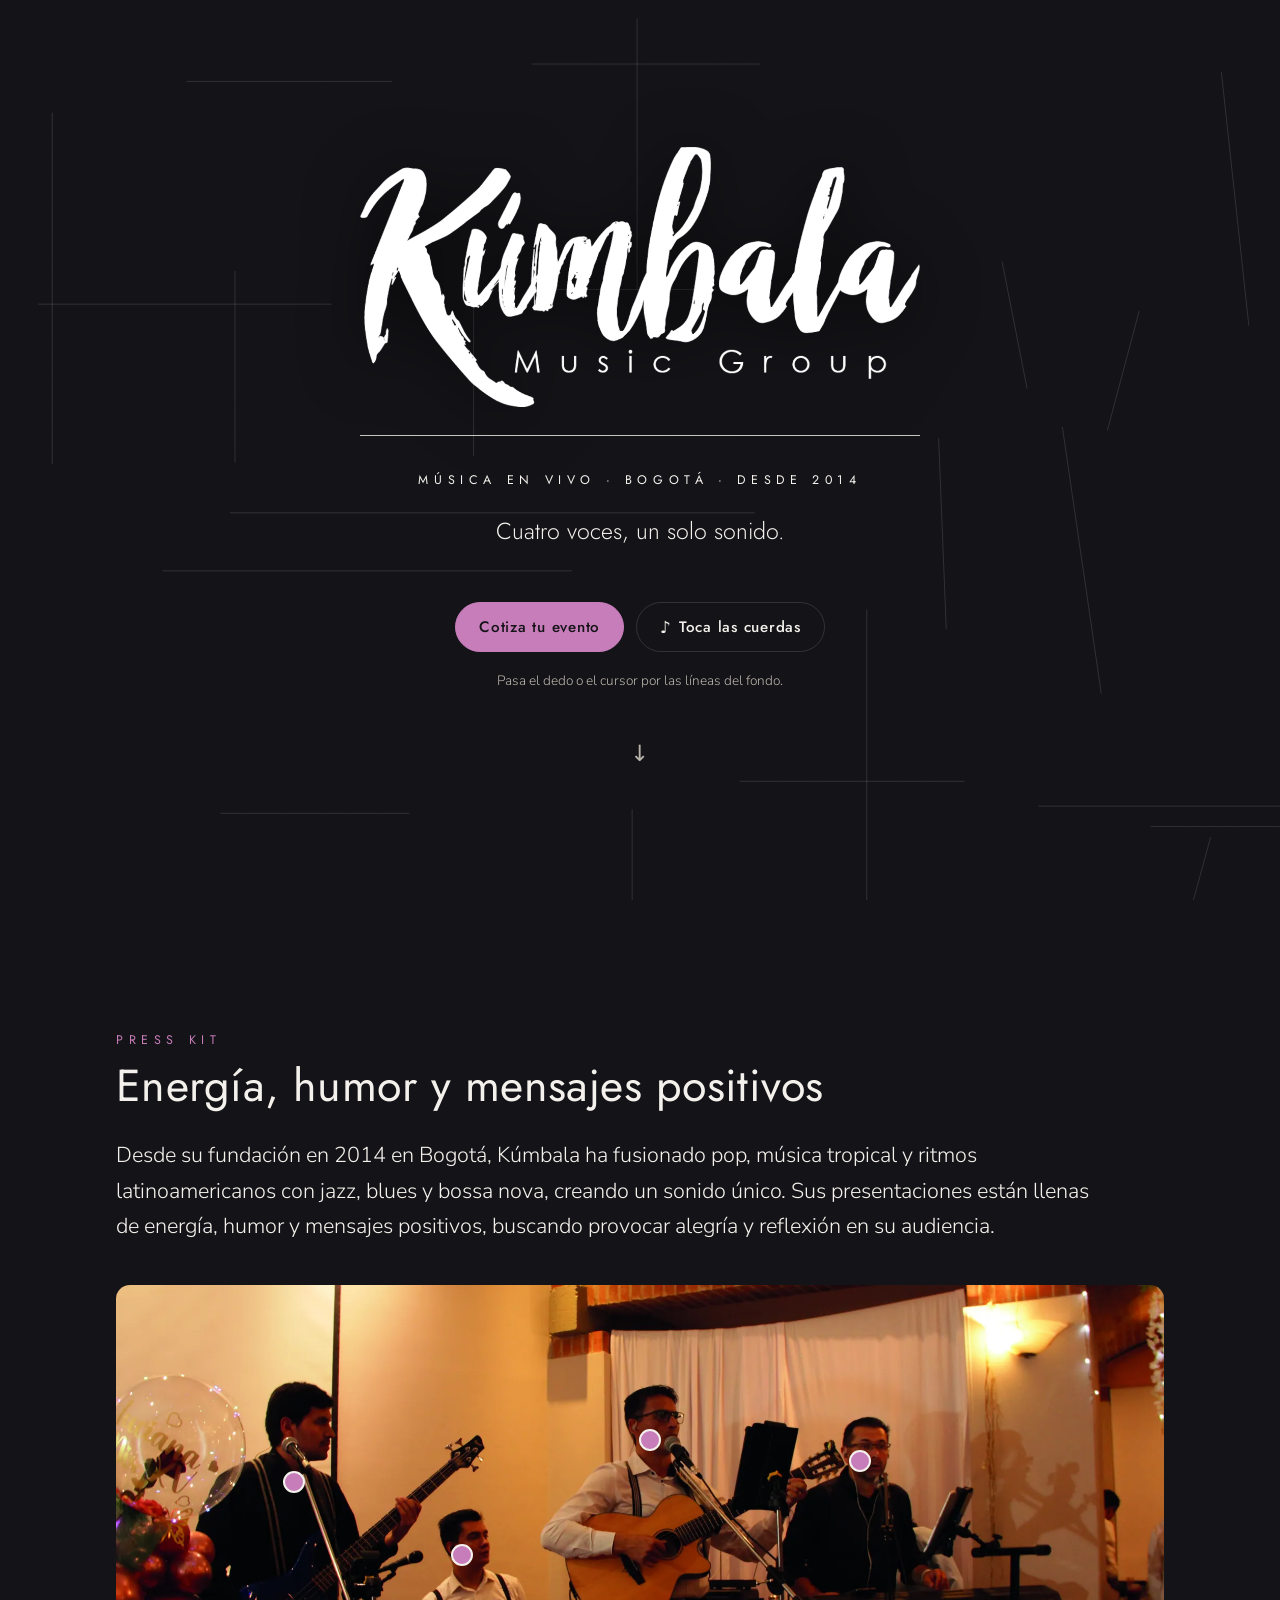
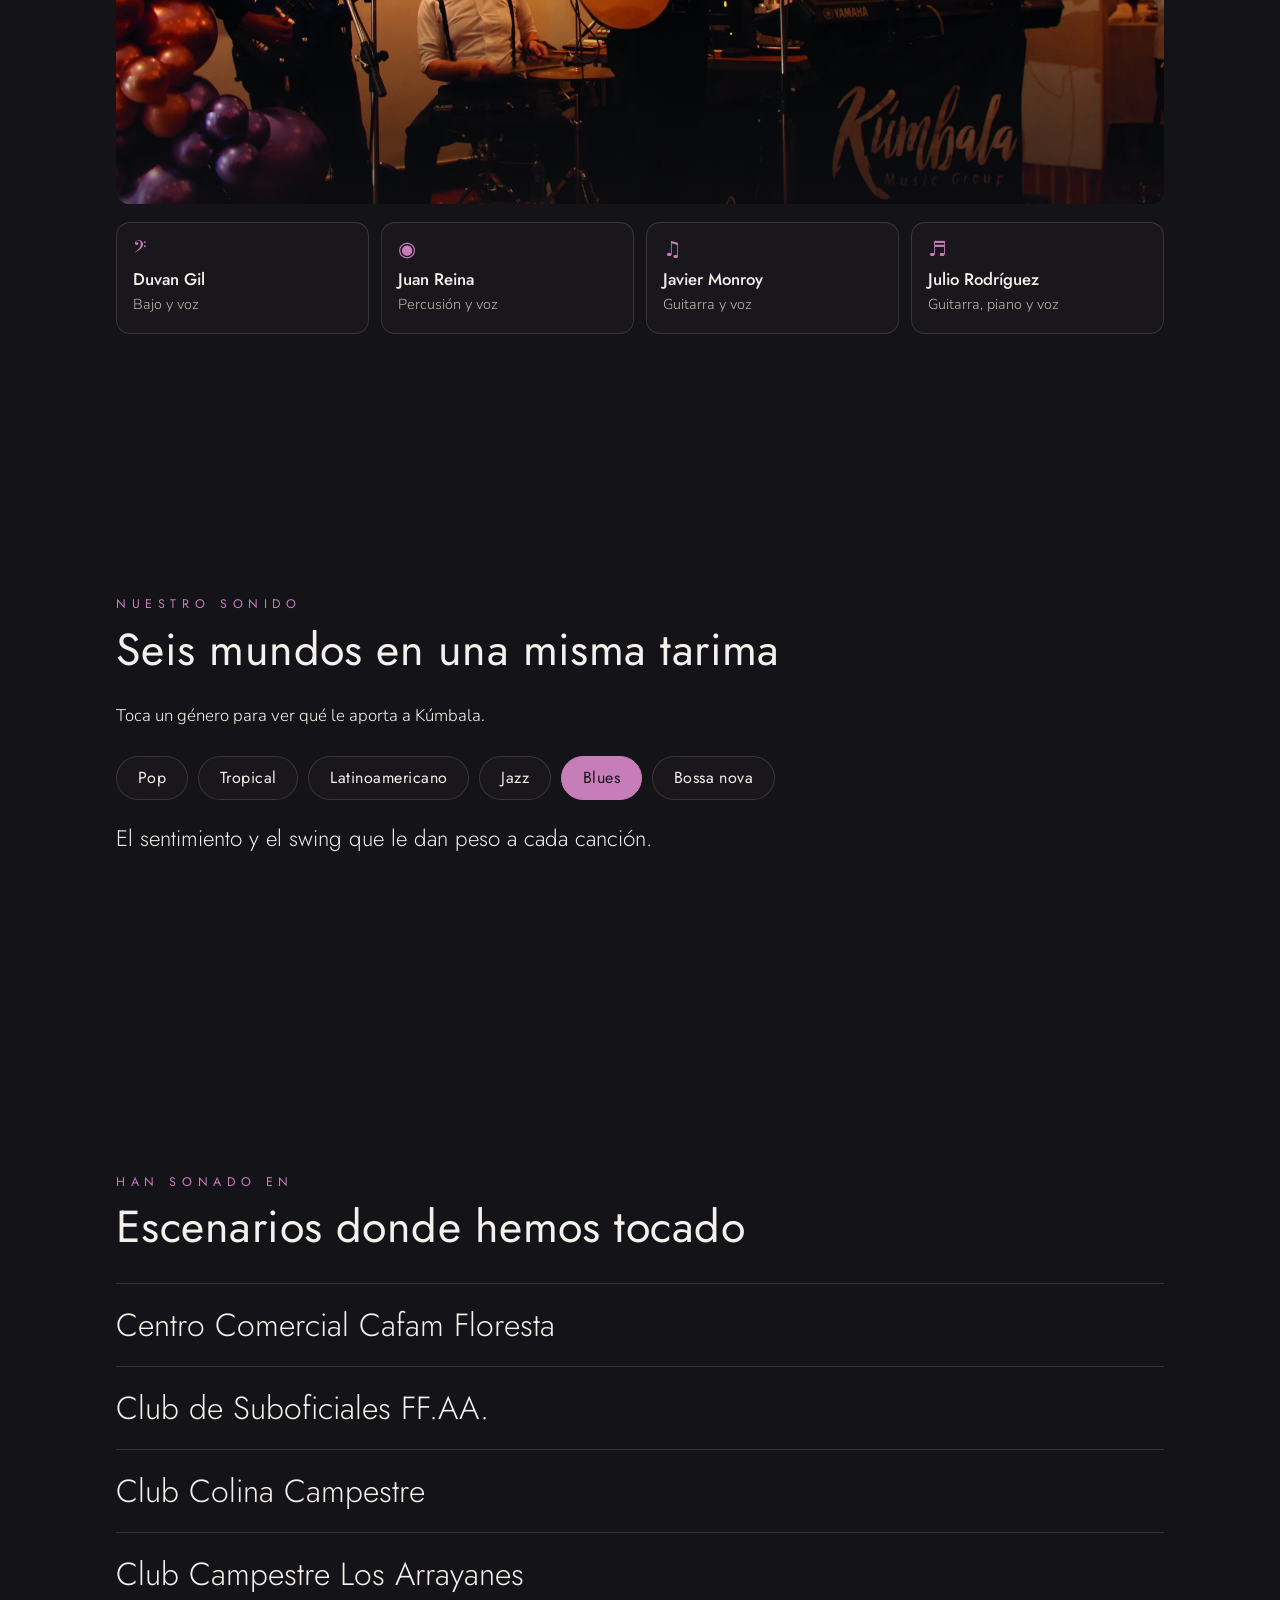
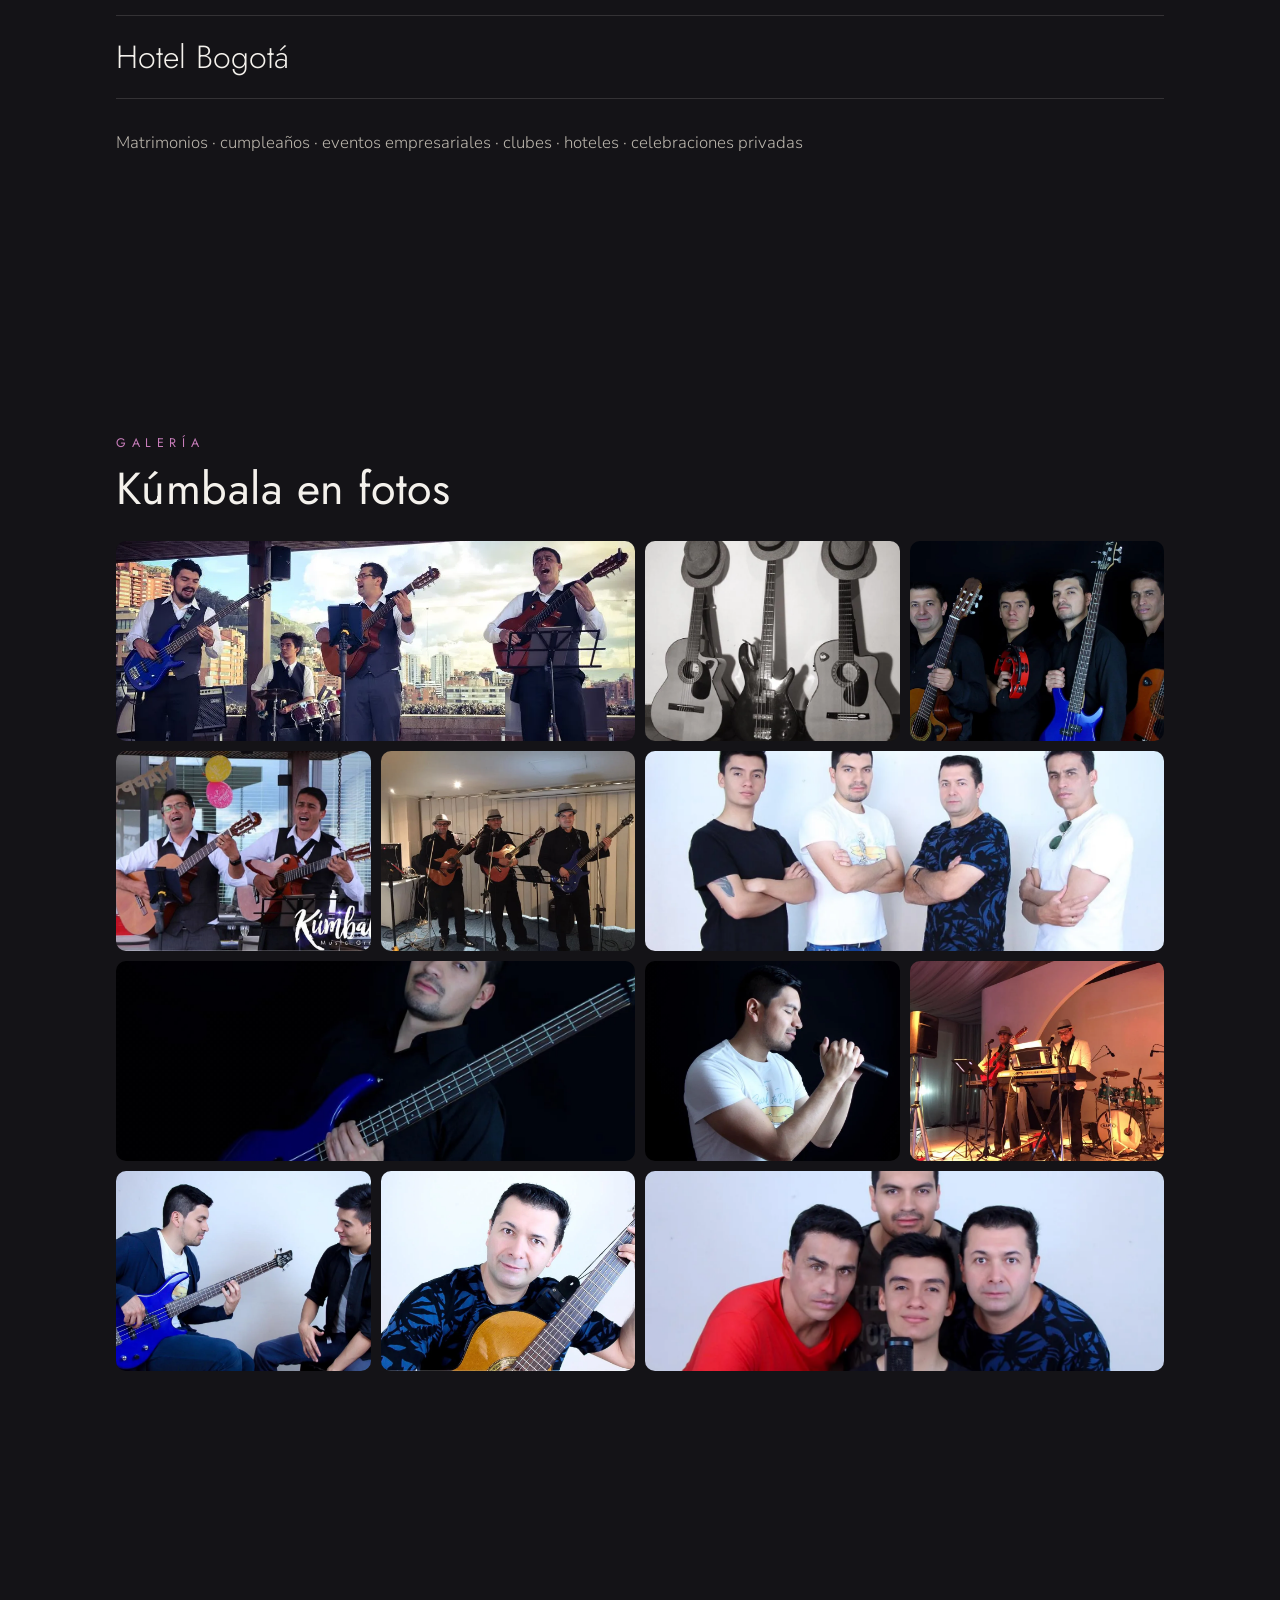
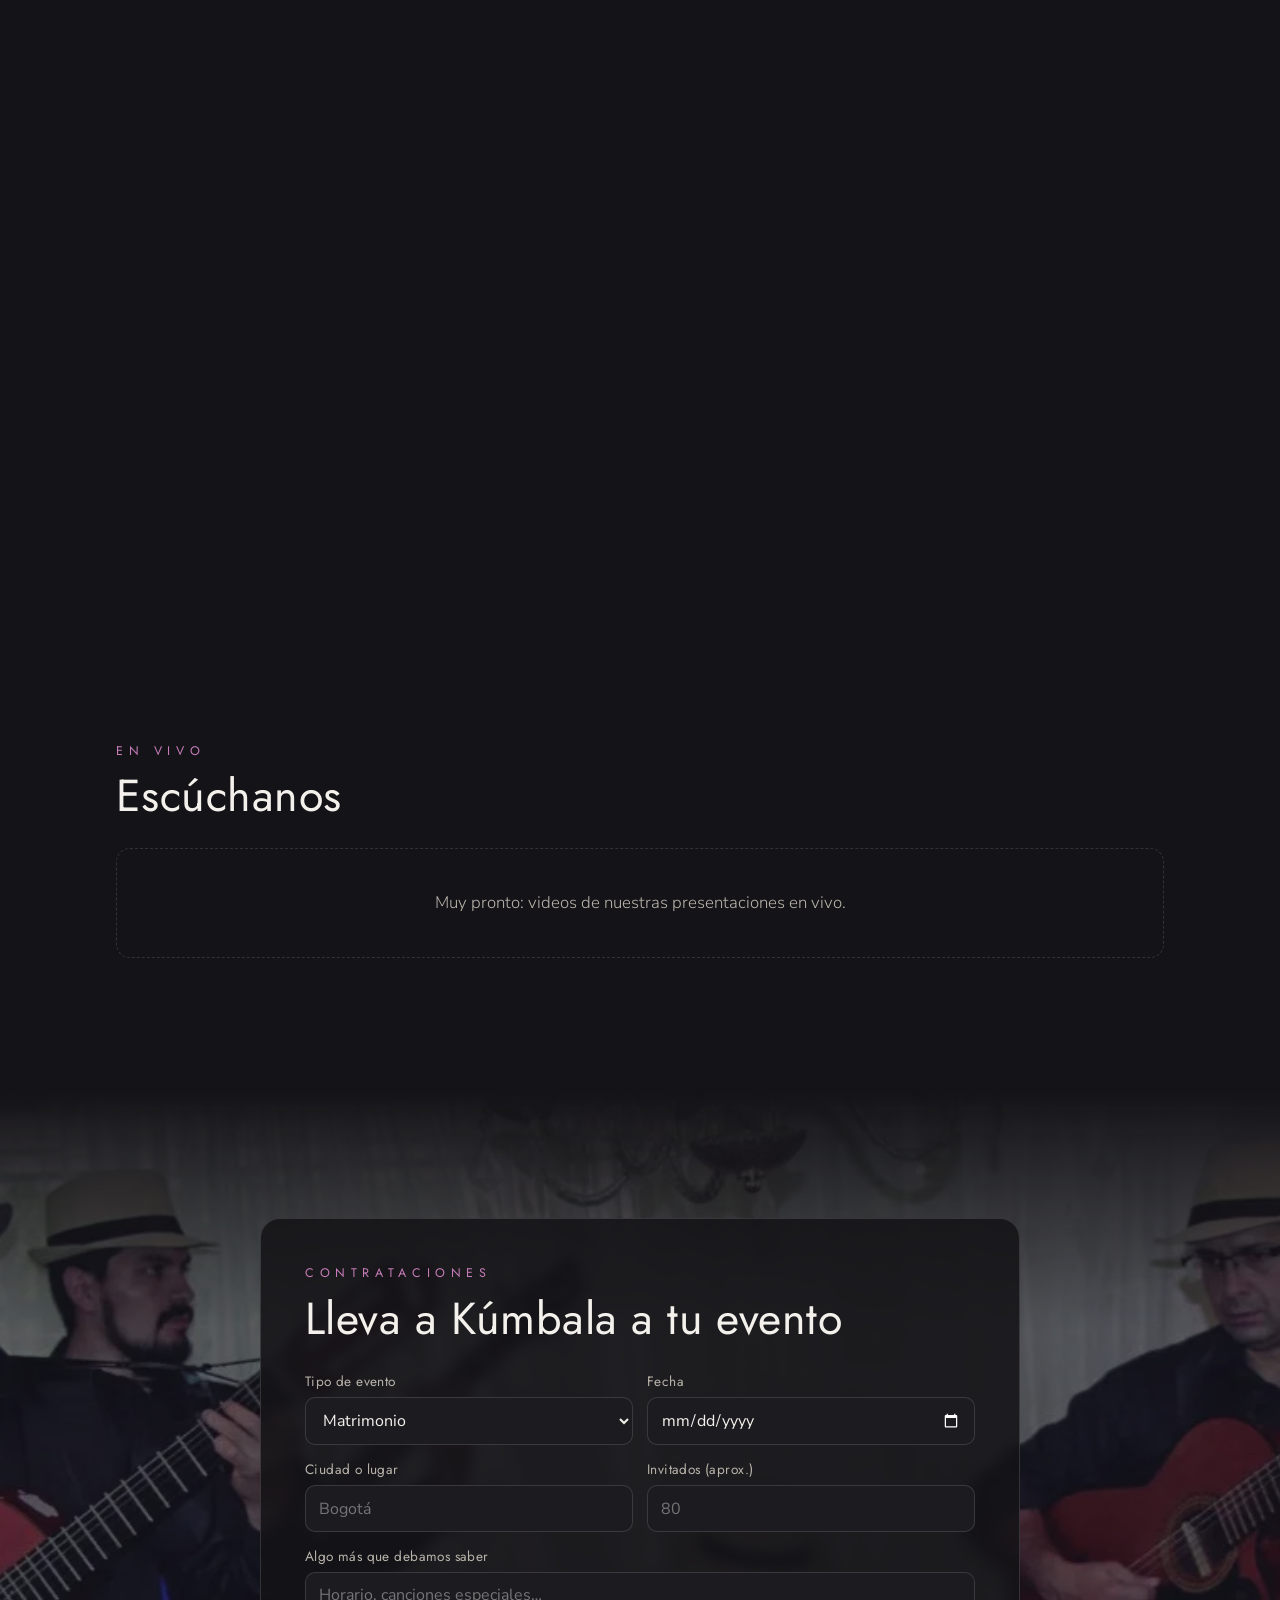
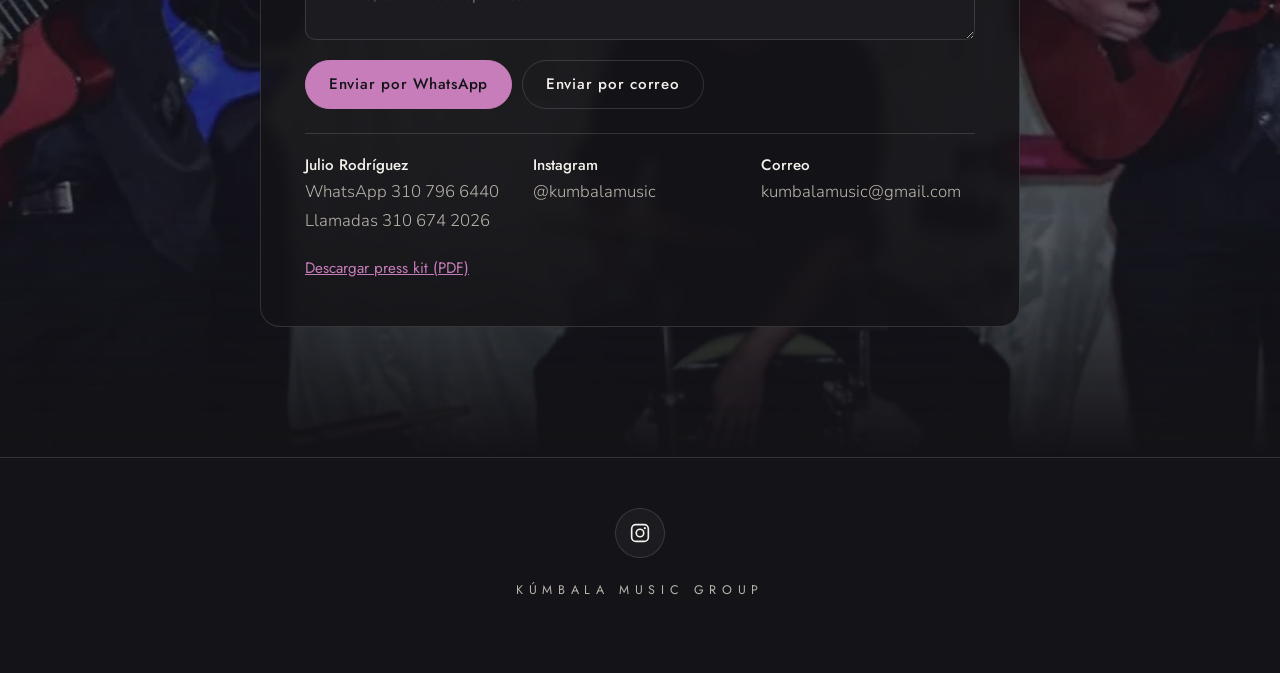
<file: index.html>
<!doctype html>
<html lang="es">
<head>
  <meta charset="utf-8">
  <meta name="viewport" content="width=device-width, initial-scale=1">
  <title>Kúmbala Music Group</title>
  <meta name="description" content="Kúmbala Music Group: pop, música tropical y ritmos latinoamericanos con jazz, blues y bossa nova. Música en vivo para eventos en Bogotá desde 2014.">
  <meta name="theme-color" content="#141317">
  <meta property="og:title" content="Kúmbala Music Group">
  <meta property="og:description" content="Pop, tropical y ritmos latinoamericanos con jazz, blues y bossa nova. Música en vivo desde 2014, Bogotá.">
  <meta property="og:image" content="img/compartir.jpg">
  <meta property="og:type" content="website">
  <link rel="icon" href="img/icono.png">
  <link rel="preconnect" href="https://fonts.googleapis.com">
  <link rel="preconnect" href="https://fonts.gstatic.com" crossorigin>
  <link href="https://fonts.googleapis.com/css2?family=Jost:wght@300;400;500;700&family=Nunito+Sans:opsz,wght@6..12,300;6..12,400;6..12,700&display=swap" rel="stylesheet">
  <link rel="stylesheet" href="css/estilos.css">
</head>
<body>
  <canvas id="cuerdas" aria-hidden="true"></canvas>

  <header id="barra">
    <a href="#inicio" class="barra-logo"><img src="img/logo-kumbala.png" alt="Kúmbala"></a>
    <nav>
      <a href="#banda">La banda</a>
      <a href="#sonido">Sonido</a>
      <a href="#galeria">Galería</a>
      <a href="#videos">Videos</a>
      <a href="#contacto" class="boton-mini">Contratar</a>
    </nav>
  </header>

  <main>
    <!-- PORTADA -->
    <section id="inicio" class="portada">
      <h1><img src="img/logo-kumbala.png" alt="Kúmbala Music Group" class="portada-logo"></h1>
      <hr class="linea">
      <p class="espaciado">Música en vivo · Bogotá · desde 2014</p>
      <p class="portada-frase" id="frase">Pop, tropical y ritmos latinoamericanos con un toque de jazz.</p>
      <div class="portada-acciones">
        <a href="#contacto" class="boton">Cotiza tu evento</a>
        <button type="button" class="boton boton-fantasma" id="sonar" aria-pressed="false">
          <span class="sonar-icono" aria-hidden="true">♪</span> <span id="sonar-texto">Toca las cuerdas</span>
        </button>
      </div>
      <p class="pista" id="pista">Pasa el dedo o el cursor por las líneas del fondo.</p>
      <a href="#banda" class="bajar" aria-label="Bajar">↓</a>
    </section>

    <!-- QUIÉNES SOMOS -->
    <section id="banda" class="seccion revelar">
      <p class="espaciado etiqueta">Press kit</p>
      <h2>Energía, humor y mensajes positivos</h2>
      <p class="texto-grande">
        Desde su fundación en 2014 en Bogotá, Kúmbala ha fusionado pop, música tropical y ritmos
        latinoamericanos con jazz, blues y bossa nova, creando un sonido único. Sus presentaciones
        están llenas de energía, humor y mensajes positivos, buscando provocar alegría y reflexión
        en su audiencia.
      </p>

      <figure class="foto-banda">
        <img src="img/banda-en-vivo.webp" alt="Kúmbala tocando en vivo: bajo, percusión, guitarra y teclado" width="2000" height="990">
        <button type="button" class="punto" style="--x:17%;--y:38%" data-i="0"><span>Duvan Gil</span></button>
        <button type="button" class="punto" style="--x:33%;--y:52%" data-i="1"><span>Juan Reina</span></button>
        <button type="button" class="punto" style="--x:51%;--y:30%" data-i="2"><span>Javier Monroy</span></button>
        <button type="button" class="punto" style="--x:71%;--y:34%" data-i="3"><span>Julio Rodríguez</span></button>
      </figure>

      <ul class="integrantes" id="integrantes">
        <li data-i="0"><span class="instrumento" aria-hidden="true">𝄢</span><strong>Duvan Gil</strong><small>Bajo y voz</small></li>
        <li data-i="1"><span class="instrumento" aria-hidden="true">◉</span><strong>Juan Reina</strong><small>Percusión y voz</small></li>
        <li data-i="2"><span class="instrumento" aria-hidden="true">♫</span><strong>Javier Monroy</strong><small>Guitarra y voz</small></li>
        <li data-i="3"><span class="instrumento" aria-hidden="true">♬</span><strong>Julio Rodríguez</strong><small>Guitarra, piano y voz</small></li>
      </ul>
    </section>

    <!-- SONIDO -->
    <section id="sonido" class="seccion revelar">
      <p class="espaciado etiqueta">Nuestro sonido</p>
      <h2>Seis mundos en una misma tarima</h2>
      <p>Toca un género para ver qué le aporta a Kúmbala.</p>
      <div class="generos" id="generos" role="tablist"></div>
      <p class="genero-texto" id="genero-texto" aria-live="polite"></p>
    </section>

    <!-- TARIMAS -->
    <section id="tarimas" class="seccion revelar">
      <p class="espaciado etiqueta">Han sonado en</p>
      <h2>Escenarios donde hemos tocado</h2>
      <ul class="lugares">
        <li>Centro Comercial Cafam Floresta</li>
        <li>Club de Suboficiales FF.AA.</li>
        <li>Club Colina Campestre</li>
        <li>Club Campestre Los Arrayanes</li>
        <li>Hotel Bogotá</li>
      </ul>
      <p class="eventos">Matrimonios · cumpleaños · eventos empresariales · clubes · hoteles · celebraciones privadas</p>
    </section>

    <!-- GALERÍA -->
    <section id="galeria" class="seccion revelar">
      <p class="espaciado etiqueta">Galería</p>
      <h2>Kúmbala en fotos</h2>
      <div class="galeria" id="galeria-fotos">
        <button type="button" class="foto ancha"><img src="img/galeria/terraza.webp" alt="La banda tocando en una terraza con la ciudad de fondo" loading="lazy"></button>
        <button type="button" class="foto"><img src="img/galeria/sombreros.webp" alt="Tres guitarras con sombreros" loading="lazy"></button>
        <button type="button" class="foto"><img src="img/galeria/grupo-instrumentos.webp" alt="Los cuatro integrantes con sus instrumentos" loading="lazy"></button>
        <button type="button" class="foto"><img src="img/galeria/cumpleanos.webp" alt="Dúo de guitarras cantando en un cumpleaños" loading="lazy"></button>
        <button type="button" class="foto"><img src="img/galeria/hotel.webp" alt="La banda en una tarima de hotel" loading="lazy"></button>
        <button type="button" class="foto ancha"><img src="img/galeria/grupo-blanco.webp" alt="Retrato de los cuatro integrantes" loading="lazy"></button>
        <button type="button" class="foto ancha"><img src="img/galeria/bajo.webp" alt="Bajo eléctrico azul" loading="lazy"></button>
        <button type="button" class="foto"><img src="img/galeria/voz.webp" alt="Cantando al micrófono" loading="lazy"></button>
        <button type="button" class="foto"><img src="img/galeria/tarima.webp" alt="Tarima con teclado y batería" loading="lazy"></button>
        <button type="button" class="foto"><img src="img/galeria/duo-bajo.webp" alt="Ensayo con bajo" loading="lazy"></button>
        <button type="button" class="foto"><img src="img/galeria/guitarra.webp" alt="Guitarra acústica" loading="lazy"></button>
        <button type="button" class="foto ancha"><img src="img/galeria/grupo-cerca.webp" alt="Los cuatro integrantes juntos" loading="lazy"></button>
      </div>
      <dialog id="visor" class="visor"><button type="button" class="visor-cerrar" aria-label="Cerrar">×</button><img alt=""></dialog>
    </section>

    <!-- TEMPORADA -->
    <section id="temporada" class="seccion temporada revelar">
      <img src="img/navidad.webp" alt="Árbol de Navidad de luces con el logo de Kúmbala" loading="lazy">
      <div>
        <p class="espaciado etiqueta">Temporada decembrina</p>
        <h2>Ponle música en vivo a tu fiesta de fin de año</h2>
        <p>Novenas, fiestas de empresa y reuniones familiares: diciembre se agenda rápido.</p>
        <a href="#contacto" class="boton">Reserva tu fecha</a>
      </div>
    </section>

    <!-- VIDEOS -->
    <section id="videos" class="seccion revelar">
      <p class="espaciado etiqueta">En vivo</p>
      <h2>Escúchanos</h2>
      <div id="lista-videos"></div>
    </section>

    <!-- CONTACTO -->
    <section id="contacto" class="seccion contacto revelar">
      <img src="img/banda-sombreros.webp" alt="" class="contacto-fondo" loading="lazy">
      <div class="contacto-caja">
        <p class="espaciado etiqueta">Contrataciones</p>
        <h2>Lleva a Kúmbala a tu evento</h2>
        <form id="cotizar" class="cotizar">
          <label>Tipo de evento
            <select name="tipo">
              <option>Matrimonio</option>
              <option>Cumpleaños</option>
              <option>Evento empresarial</option>
              <option>Club u hotel</option>
              <option>Otro</option>
            </select>
          </label>
          <label>Fecha <input type="date" name="fecha"></label>
          <label>Ciudad o lugar <input type="text" name="lugar" placeholder="Bogotá"></label>
          <label>Invitados (aprox.) <input type="number" name="invitados" min="1" placeholder="80"></label>
          <label class="ancho">Algo más que debamos saber <textarea name="nota" rows="2" placeholder="Horario, canciones especiales…"></textarea></label>
          <div class="cotizar-botones ancho">
            <button type="submit" class="boton" data-a="573107966440">Enviar por WhatsApp</button>
            <button type="submit" class="boton boton-fantasma" data-a="correo">Enviar por correo</button>
          </div>
        </form>
        <div class="datos-contacto">
          <p><strong>Julio Rodríguez</strong><a href="https://wa.me/573107966440" target="_blank" rel="noopener">WhatsApp 310 796 6440</a><a href="tel:+573106742026">Llamadas 310 674 2026</a></p>
          <p><strong>Instagram</strong><a href="https://www.instagram.com/kumbalamusic/" target="_blank" rel="noopener">@kumbalamusic</a></p>
          <p><strong>Correo</strong><a href="mailto:kumbalamusic@gmail.com">kumbalamusic@gmail.com</a></p>
        </div>
        <a href="descargas/press-kit-kumbala-2024.pdf" class="enlace-descarga" download>Descargar press kit (PDF)</a>
      </div>
    </section>
  </main>

  <footer class="pie">
    <nav class="redes" id="redes" aria-label="Redes sociales"></nav>
    <p class="espaciado">Kúmbala Music Group</p>
  </footer>

  <script src="js/datos.js"></script>
  <script src="js/videos.js"></script>
  <script src="js/principal.js"></script>
  <script src="js/cuerdas.js"></script>
</body>
</html>
</file>
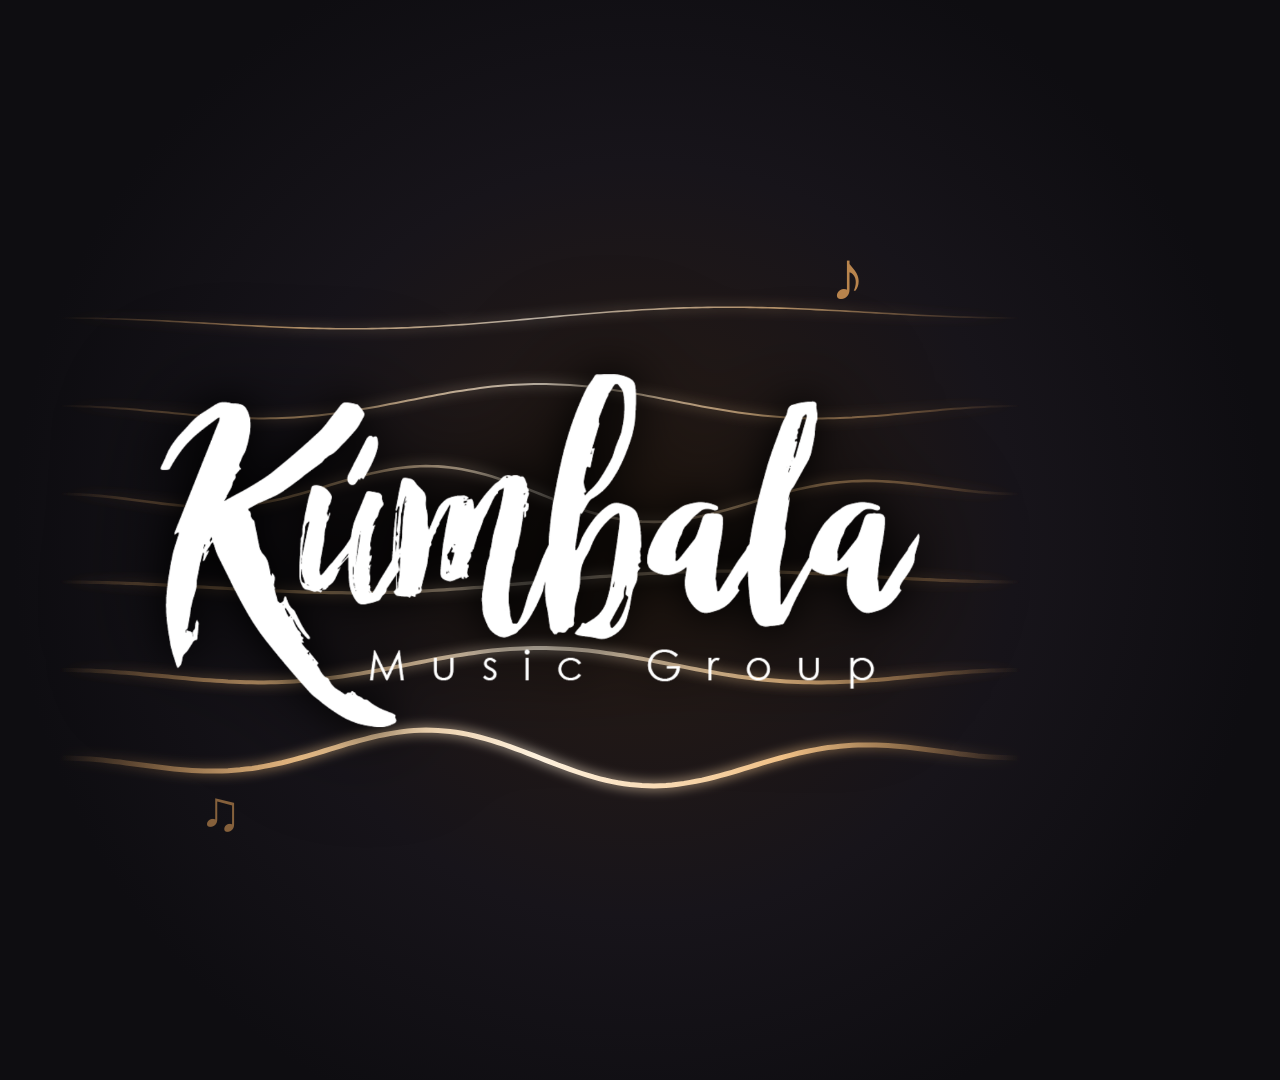
<file: promocion/perfil.html>
<!doctype html>
<!-- Foto de perfil 1080×1080 (se ve en círculo). Variante por hash: #cuerdas, #brillo, #foto, #ambar -->
<html lang="es"><head><meta charset="utf-8">
<style>
  * { margin: 0; box-sizing: border-box; }
  body { width: 1080px; height: 1080px; overflow: hidden; position: relative; background: #141317; }
  .capa { position: absolute; inset: 0; }
  .logo { position: absolute; left: 50%; top: 50%; width: 760px; transform: translate(-50%, -47%); }
  svg.capa { overflow: visible; }

  /* A: brillo cálido detrás del logo + cuerdas */
  .brillo { background: radial-gradient(circle at 50% 50%, #3a2616 0%, #1d1714 38%, #121115 70%); }
  .brillo .logo { filter: drop-shadow(0 0 40px rgba(224,160,90,.45)) drop-shadow(0 8px 20px rgba(0,0,0,.6)); }

  /* D: seis cuerdas de guitarra brillantes cruzando detrás del logo */
  .cuerdas { background: radial-gradient(circle at 50% 50%, #2a1d14 0%, #17141a 45%, #0e0d11 75%); }
  .cuerdas .logo { filter: drop-shadow(0 0 18px rgba(0,0,0,.95)) drop-shadow(0 0 50px rgba(0,0,0,.8)); }

  /* B: foto de la banda en vivo, oscurecida */
  .foto .fondo { width: 100%; height: 100%; object-fit: cover; object-position: 50% 40%; filter: saturate(1.1) blur(3px); transform: scale(1.06); }
  .foto .velo { background: radial-gradient(circle at 50% 50%, rgba(20,19,23,.55) 0%, rgba(20,19,23,.82) 60%, rgba(20,19,23,.95) 100%); }
  .foto .logo { filter: drop-shadow(0 6px 26px rgba(0,0,0,.9)); }

  /* C: fondo ámbar con logo oscuro */
  .ambar { background: radial-gradient(circle at 35% 30%, #f0b36c 0%, #d9904a 45%, #a85f27 100%); }
  .ambar .logo { filter: brightness(0) saturate(100%) invert(7%) sepia(6%) saturate(900%) hue-rotate(210deg) drop-shadow(0 4px 0 rgba(255,255,255,.15)); }
</style></head>
<body>
  <img class="capa fondo" src="../img/banda-en-vivo.webp" alt="" hidden>
  <div class="capa velo" hidden></div>
  <svg class="capa" id="cuerdas" viewBox="0 0 1080 1080"></svg>
  <img class="logo" src="../img/logo-kumbala.png" alt="Kúmbala Music Group">
<script>
  const v = location.hash.slice(1) || 'cuerdas';
  document.body.className = v;
  if (v === 'foto') document.querySelectorAll('[hidden]').forEach(e => e.hidden = false);
  // cuerdas: líneas finas como en el press kit, que vibran (curvas) cerca del logo
  const color = v === 'ambar' ? 'rgba(20,19,23,.35)' : 'rgba(224,160,90,.55)';
  const tenue = v === 'ambar' ? 'rgba(20,19,23,.18)' : 'rgba(244,241,236,.16)';
  const L = [];
  // cuerdas horizontales que atraviesan el círculo por debajo y por encima del logo
  const ondas = [[300, 22, color, 2.5], [790, 28, color, 2.5], [250, 0, tenue, 2], [840, 0, tenue, 2]];
  for (const [y, a, c, w] of ondas) {
    let d = `M 0 ${y}`;
    for (let x = 0; x <= 1080; x += 10) {
      const s = x / 1080;
      d += ` L ${x} ${y + a * Math.sin(3 * Math.PI * s) * Math.sin(Math.PI * s)}`;
    }
    L.push(`<path d="${d}" fill="none" stroke="${c}" stroke-width="${w}"/>`);
  }
  if (v === 'cuerdas') {
    L.length = 0;
    L.push(`<defs>
      <linearGradient id="metal" x1="0" x2="1"><stop offset="0" stop-color="#e0a05a" stop-opacity="0"/><stop offset=".25" stop-color="#f3c48a"/><stop offset=".5" stop-color="#fff3e0"/><stop offset=".75" stop-color="#f3c48a"/><stop offset="1" stop-color="#e0a05a" stop-opacity="0"/></linearGradient>
      <filter id="luz" x="-10%" y="-200%" width="120%" height="500%"><feGaussianBlur stdDeviation="6" result="b"/><feMerge><feMergeNode in="b"/><feMergeNode in="SourceGraphic"/></feMerge></filter>
    </defs>`);
    // 6 cuerdas: de la más gruesa (abajo) a la más delgada (arriba), cada una vibrando con su modo
    const grosor = [1.6, 2, 2.6, 3.2, 4, 5];
    for (let i = 0; i < 6; i++) {
      const y = 318 + i * 88, a = 14 + (i % 3) * 8, m = 2 + (i % 3);
      let d = `M 60 ${y}`;
      for (let x = 60; x <= 1020; x += 6) {
        const s = (x - 60) / 960;
        d += ` L ${x} ${(y + a * Math.sin(m * Math.PI * s) * Math.sin(Math.PI * s)).toFixed(1)}`;
      }
      L.push(`<path d="${d}" fill="none" stroke="url(#metal)" stroke-width="${grosor[i]}" filter="url(#luz)" opacity="${0.7 + i * 0.06}"/>`);
    }
    // notas pequeñas que salen de las cuerdas
    L.push(`<g fill="#e0a05a" font-family="serif" opacity=".8"><text x="830" y="300" font-size="70">♪</text><text x="200" y="830" font-size="56" opacity=".7">♫</text></g>`);
  }
  document.getElementById('cuerdas').innerHTML = L.join('');
</script>
</body></html>
</file>
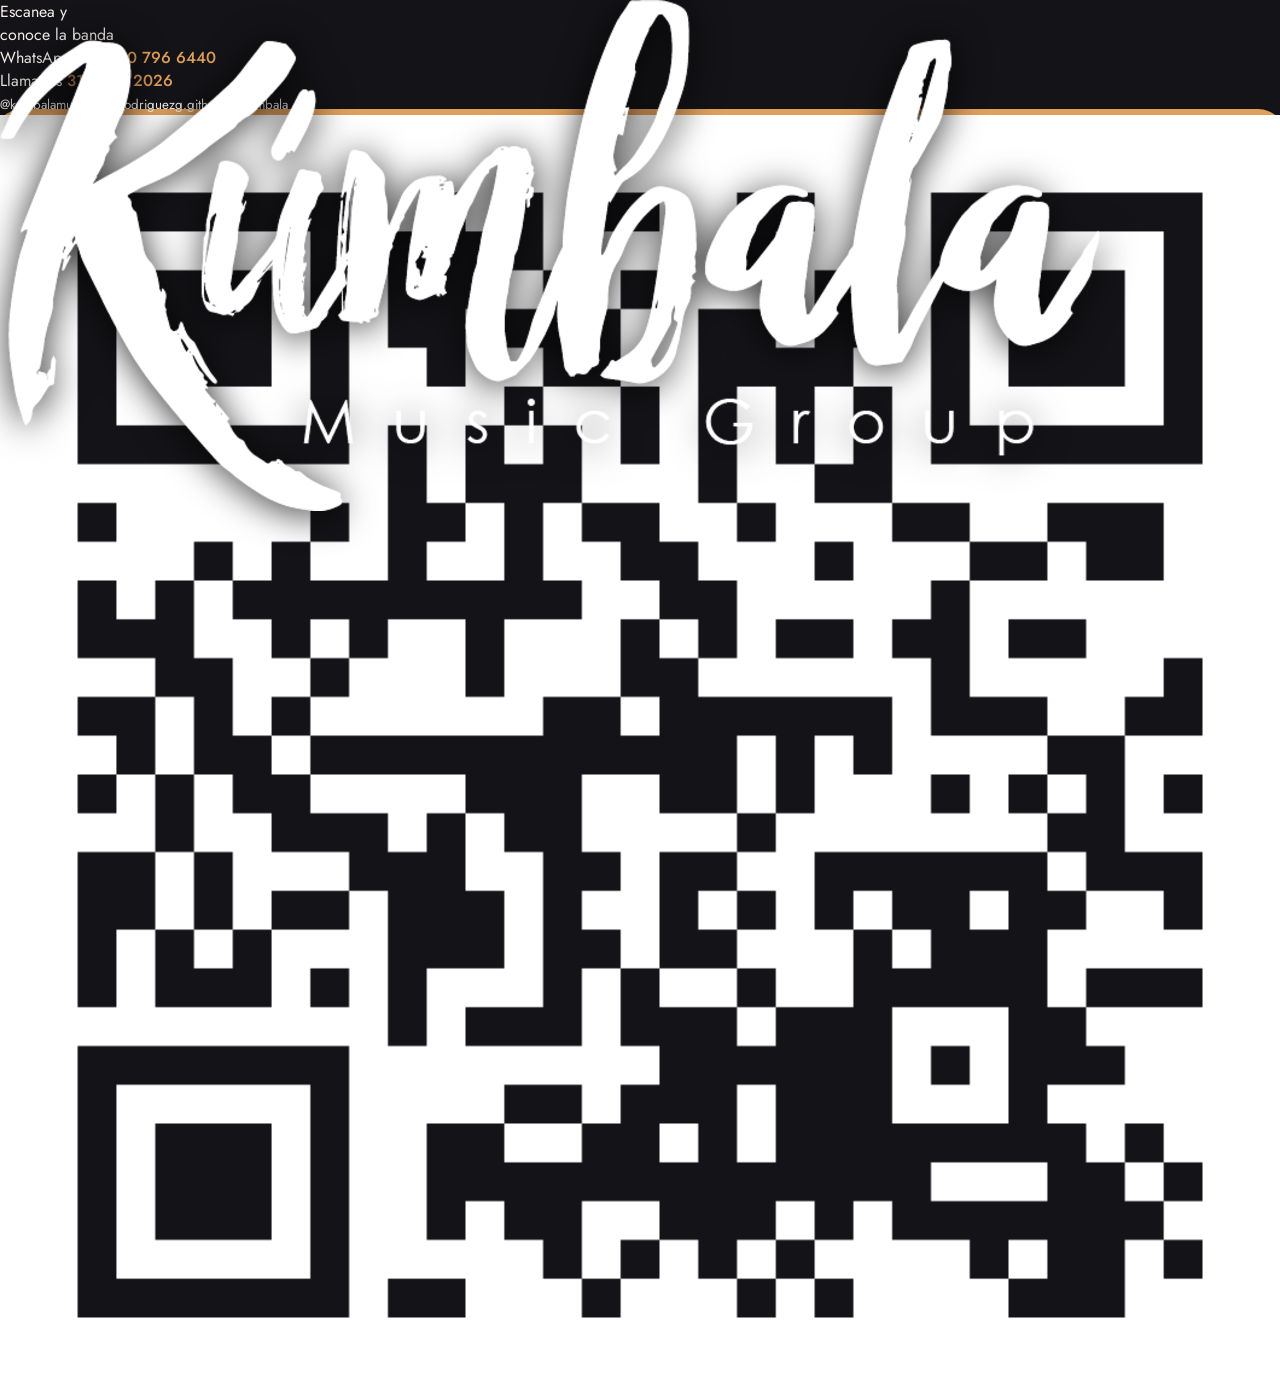
<file: promocion/plantilla.html>
<!doctype html>
<!-- Plantilla de imágenes para redes. La llena generar.py con los textos de dias.json
     (formato: estado 1080×1920 o publicación 1080×1080). -->
<html lang="es"><head><meta charset="utf-8">
<link href="https://fonts.googleapis.com/css2?family=Jost:wght@300;400;500;700&display=swap" rel="stylesheet">
<style>
  :root { --acento: #e0a05a; --fondo: #141317; --tinta: #f4f1ec; --suave: #d6d1c8; }
  * { box-sizing: border-box; margin: 0; }
  body { background: var(--fondo); color: var(--tinta); font-family: 'Jost', sans-serif; overflow: hidden; position: relative; }
  .foto { position: absolute; left: 0; top: 0; width: 100%; object-fit: cover; }
  .velo { position: absolute; left: 0; top: 0; width: 100%; }
  .logo { position: absolute; filter: drop-shadow(0 4px 18px rgba(0,0,0,.8)); }
  .dia { letter-spacing: .5em; text-transform: uppercase; font-weight: 500; color: var(--acento); }
  .titulo { font-weight: 400; line-height: 1.05; }
  .titulo b { color: var(--acento); font-weight: 500; }
  .sub { font-weight: 300; color: var(--suave); }
  .qr { background: #fff; border-radius: 22px; box-shadow: 0 0 0 6px var(--acento); }
  .qr img { display: block; width: 100%; height: 100%; }
  .contacto span { color: var(--acento); font-weight: 500; }
  .lineas { position: absolute; inset: 0; pointer-events: none; }

  /* ---------- estado 1080×1920 */
  body.estado { width: 1080px; height: 1920px; }
  .estado .foto { height: 1120px; }
  .estado .velo { height: 1122px; background: linear-gradient(to bottom, rgba(20,19,23,.85) 0%, rgba(20,19,23,0) 22%, rgba(20,19,23,0) 55%, var(--fondo) 100%); }
  .estado .logo { width: 400px; left: 50%; transform: translateX(-50%); top: 50px; }
  .estado .texto { position: absolute; left: 70px; right: 70px; top: 960px; text-align: center; }
  /* fotos de grupo apaisadas: se muestran completas, en franja, debajo del logo */
  .estado.banda .foto { top: 250px; height: 640px; }
  .estado.banda .velo { top: 248px; height: 644px; background: linear-gradient(to bottom, var(--fondo) 0%, rgba(20,19,23,0) 12%, rgba(20,19,23,0) 75%, var(--fondo) 100%); }
  .estado.banda .texto { top: 930px; }
  .estado .dia { font-size: 30px; }
  .estado .titulo { font-size: 92px; margin-top: 24px; }
  .estado .sub { font-size: 38px; margin-top: 30px; line-height: 1.35; }
  .estado .pie { position: absolute; left: 70px; right: 70px; bottom: 90px; display: flex; align-items: center; gap: 44px; }
  .estado .qr { width: 270px; height: 270px; padding: 16px; flex: none; }
  .estado .contacto { font-size: 33px; line-height: 1.5; }
  .estado .contacto .grande { font-size: 40px; font-weight: 500; line-height: 1.15; margin-bottom: 14px; }
  .estado .contacto small { display: block; font-size: 27px; color: var(--suave); font-weight: 300; }

  /* ---------- publicación 1080×1080 */
  body.post { width: 1080px; height: 1080px; }
  .post .foto { height: 1080px; }
  .post .velo { height: 1080px; background: linear-gradient(to right, rgba(20,19,23,.96) 0%, rgba(20,19,23,.85) 42%, rgba(20,19,23,.15) 75%, rgba(20,19,23,0) 100%), linear-gradient(to top, rgba(20,19,23,.95) 0%, rgba(20,19,23,0) 30%); }
  .post .logo { width: 330px; left: 64px; top: 56px; }
  .post .texto { position: absolute; left: 70px; width: 600px; top: 330px; }
  .post .dia { font-size: 25px; }
  .post .titulo { font-size: 70px; margin-top: 18px; }
  .post .sub { font-size: 29px; margin-top: 22px; line-height: 1.35; }
  .post .pie { position: absolute; left: 70px; right: 64px; bottom: 56px; display: flex; align-items: flex-end; justify-content: space-between; }
  .post .qr { width: 170px; height: 170px; padding: 10px; border-radius: 16px; box-shadow: 0 0 0 4px var(--acento); }
  .post .contacto { font-size: 27px; line-height: 1.45; }
  .post .contacto .grande { display: none; }
  .post .contacto small { display: block; font-size: 23px; color: var(--suave); font-weight: 300; }
</style></head>
<body>
  <img class="foto" id="foto" alt="">
  <div class="velo"></div>
  <svg class="lineas" id="lineas" stroke="rgba(244,241,236,.16)" stroke-width="2"></svg>
  <img class="logo" src="../img/logo-kumbala.png" alt="">
  <div class="texto">
    <p class="dia" id="dia"></p>
    <h1 class="titulo" id="titulo"></h1>
    <p class="sub" id="sub"></p>
  </div>
  <div class="pie">
    <div class="contacto">
      <p class="grande">Escanea y<br>conoce la banda</p>
      <p>WhatsApp Julio <span>310 796 6440</span></p>
      <p>Llamadas <span>310 674 2026</span></p>
      <small>@kumbalamusic · sebrodriguezg.github.io/kumbala</small>
    </div>
    <div class="qr"><img src="qr-kumbala.png" alt=""></div>
  </div>
<script>
  const d = JSON.parse(decodeURIComponent(location.hash.slice(1)));
  document.body.className = d.formato + (d.banda ? ' banda' : '');
  document.documentElement.style.setProperty('--acento', d.acento);
  const foto = document.getElementById('foto');
  foto.src = d.foto;
  foto.style.objectPosition = d.encuadre?.[d.formato] ?? 'center';
  if (d.sin_logo) document.querySelector('.logo').style.display = 'none';
  if (d.formato === 'post' && d.post_desplazar) foto.style.transform = `translateX(${d.post_desplazar})`;
  if (d.gris) foto.style.filter = 'grayscale(1) contrast(1.05)';
  document.getElementById('dia').textContent = d.dia;
  document.getElementById('titulo').innerHTML = d.titulo;
  document.getElementById('sub').textContent = d.sub;
  // líneas finas del press kit, en zonas que no tapan textos
  const [w, h] = d.formato === 'estado' ? [1080, 1920] : [1080, 1080];
  const L = d.formato === 'estado'
    ? [[40, 1180, 40, 1450], [1040, 1250, 1040, 1560], [150, 1880, 150, 1920], [880, 1150, 1080, 1150]]
    : [[1040, 40, 1040, 260], [700, 1040, 1080, 1040]];
  document.getElementById('lineas').setAttribute('viewBox', `0 0 ${w} ${h}`);
  document.getElementById('lineas').innerHTML = L.map(([a, b, c, e]) => `<line x1="${a}" y1="${b}" x2="${c}" y2="${e}"/>`).join('');
</script>
</body></html>
</file>
<file: css/estilos.css>
/* Kúmbala Music Group — estilos
   Paleta tomada del press kit (fondo carbón, blanco) + el ámbar de las fotos en vivo.
   El acento cambia en cada visita (js/cuerdas.js fija --acento). */

:root {
  --fondo: #141317;
  --fondo-2: #1c1b20;
  --tinta: #f4f1ec;
  --tinta-suave: #b9b4ab;
  --linea: rgba(244, 241, 236, .14);
  --acento: #d9904a;
  --acento-tinta: #141317;
  --radio: 14px;
  --ancho: 1080px;
  --titulos: 'Jost', 'Avenir', 'Century Gothic', system-ui, sans-serif;
  --texto: 'Nunito Sans', 'Avenir', system-ui, sans-serif;
  color-scheme: dark;
}

* { box-sizing: border-box; }
html { scroll-behavior: smooth; }
body {
  margin: 0;
  background: var(--fondo);
  color: var(--tinta);
  font: 300 1.05rem/1.65 var(--texto);
  overflow-x: hidden;
}
img { max-width: 100%; display: block; }
a { color: inherit; }
::selection { background: var(--acento); color: var(--acento-tinta); }

#cuerdas {
  position: fixed; inset: 0; width: 100%; height: 100%;
  z-index: 0; pointer-events: none;
}
main, .pie, #barra { position: relative; z-index: 1; }

/* ---------- textos */
h2 {
  font: 400 clamp(1.7rem, 4.5vw, 2.8rem)/1.15 var(--titulos);
  margin: .2em 0 .6em;
  letter-spacing: .01em;
}
.espaciado {
  font-family: var(--titulos);
  letter-spacing: .45em;
  text-transform: uppercase;
  font-size: .78rem;
  font-weight: 400;
}
.etiqueta { color: var(--acento); margin: 0; }
.texto-grande { font-size: clamp(1.1rem, 2.2vw, 1.35rem); max-width: 46em; color: var(--tinta); }

/* ---------- botones */
.boton {
  display: inline-flex; align-items: center; gap: .5em;
  padding: .8em 1.5em; border-radius: 999px;
  background: var(--acento); color: var(--acento-tinta);
  border: 1px solid var(--acento);
  font: 500 .95rem var(--titulos); letter-spacing: .05em;
  text-decoration: none; cursor: pointer;
  transition: transform .2s, background .2s, color .2s;
}
.boton:hover { transform: translateY(-2px); }
.boton:focus-visible, .punto:focus-visible, .genero:focus-visible { outline: 2px solid var(--tinta); outline-offset: 3px; }
.boton-fantasma { background: transparent; color: var(--tinta); border-color: var(--linea); }
.boton-fantasma:hover, .boton-fantasma[aria-pressed="true"] { border-color: var(--acento); color: var(--acento); }
.boton-mini { padding: .35em 1em; border: 1px solid var(--acento); border-radius: 999px; color: var(--acento) !important; }

/* ---------- barra superior */
#barra {
  position: fixed; top: 0; left: 0; right: 0; z-index: 10;
  display: flex; align-items: center; justify-content: space-between;
  padding: 10px clamp(16px, 4vw, 40px);
  background: rgba(20, 19, 23, .82); backdrop-filter: blur(10px);
  border-bottom: 1px solid var(--linea);
  transform: translateY(-100%); transition: transform .35s;
}
#barra.visible { transform: none; }
.barra-logo img { height: 34px; width: auto; }
#barra nav { display: flex; gap: clamp(10px, 3vw, 28px); align-items: center; font: 400 .9rem var(--titulos); }
#barra nav a { text-decoration: none; color: var(--tinta-suave); }
#barra nav a:hover { color: var(--tinta); }
@media (max-width: 560px) { #barra nav a:not(.boton-mini) { display: none; } }

/* ---------- portada */
.portada {
  min-height: 100svh;
  display: flex; flex-direction: column; align-items: center; justify-content: center;
  text-align: center; padding: 80px 16px 60px;
}
.portada h1 { margin: 0; }
.portada-logo {
  width: min(560px, 82vw); height: auto;
  filter: drop-shadow(0 6px 30px rgba(0, 0, 0, .6));
  animation: entrar 1.2s cubic-bezier(.2, .7, .2, 1) both;
}
.linea { width: min(560px, 82vw); border: 0; border-top: 1px solid var(--tinta); margin: 28px 0 22px; opacity: .8; }
.portada-frase { font: 300 clamp(1.1rem, 2.6vw, 1.45rem) var(--titulos); max-width: 30em; margin: 10px 0 28px; min-height: 2.6em; }
.portada-acciones { display: flex; gap: 12px; flex-wrap: wrap; justify-content: center; }
.sonar-icono { font-size: 1.1em; }
.pista { color: var(--tinta-suave); font-size: .85rem; margin-top: 18px; transition: opacity .6s; }
.bajar {
  margin-top: 30px; text-decoration: none; font-size: 1.4rem; color: var(--tinta-suave);
  animation: flotar 2.4s ease-in-out infinite;
}
@keyframes entrar { from { opacity: 0; transform: translateY(18px) scale(.97); } }
@keyframes flotar { 50% { transform: translateY(8px); } }

/* ---------- secciones */
.seccion {
  max-width: var(--ancho); margin: 0 auto;
  padding: clamp(70px, 12vw, 130px) 16px;
}
.js-listo .revelar { opacity: 0; transform: translateY(30px); transition: opacity .9s, transform .9s; }
.js-listo .revelar.visto { opacity: 1; transform: none; }

/* foto con integrantes */
.foto-banda { position: relative; margin: 40px 0 0; border-radius: var(--radio); overflow: hidden; }
.foto-banda img { width: 100%; height: auto; }
.foto-banda::after {
  content: ''; position: absolute; inset: 0; pointer-events: none;
  background: linear-gradient(to top, rgba(20, 19, 23, .55), transparent 40%);
}
.punto {
  position: absolute; left: var(--x); top: var(--y); z-index: 2;
  width: 22px; height: 22px; margin: -11px; padding: 0;
  border-radius: 50%; border: 2px solid var(--tinta); background: var(--acento);
  cursor: pointer; box-shadow: 0 0 0 0 var(--acento);
  animation: latido 2.2s infinite;
}
.punto span {
  position: absolute; left: 50%; bottom: 150%; transform: translateX(-50%) translateY(6px);
  white-space: nowrap; padding: .3em .8em; border-radius: 999px;
  background: var(--fondo); color: var(--tinta); font: 400 .85rem var(--titulos);
  opacity: 0; transition: opacity .25s, transform .25s; pointer-events: none;
}
.punto:hover span, .punto:focus-visible span, .punto.activo span { opacity: 1; transform: translateX(-50%); }
@keyframes latido { 70% { box-shadow: 0 0 0 12px transparent; } }

.integrantes {
  list-style: none; padding: 0; margin: 18px 0 0;
  display: grid; grid-template-columns: repeat(4, 1fr); gap: 12px;
}
.integrantes li {
  display: flex; flex-direction: column; gap: 2px;
  padding: 16px; border: 1px solid var(--linea); border-radius: var(--radio);
  background: rgba(28, 27, 32, .7); transition: border-color .3s, transform .3s;
}
.integrantes li.activo { border-color: var(--acento); transform: translateY(-4px); }
.integrantes strong { font: 500 1.05rem var(--titulos); }
.integrantes small { color: var(--tinta-suave); font-size: .9rem; }
.instrumento { color: var(--acento); font-size: 1.3rem; line-height: 1; margin-bottom: 6px; }
@media (max-width: 760px) { .integrantes { grid-template-columns: 1fr 1fr; } }

/* géneros */
.generos { display: flex; flex-wrap: wrap; gap: 10px; margin: 26px 0 20px; }
.genero {
  padding: .6em 1.3em; border-radius: 999px; cursor: pointer;
  border: 1px solid var(--linea); background: rgba(28, 27, 32, .7); color: var(--tinta);
  font: 400 1rem var(--titulos); letter-spacing: .03em; transition: all .25s;
}
.genero:hover { border-color: var(--acento); }
.genero[aria-selected="true"] { background: var(--acento); color: var(--acento-tinta); border-color: var(--acento); }
.genero-texto { font: 300 clamp(1.1rem, 2.4vw, 1.4rem)/1.5 var(--titulos); max-width: 36em; min-height: 3em; }

/* lugares */
.lugares { list-style: none; padding: 0; margin: 30px 0; border-top: 1px solid var(--linea); }
.lugares li {
  padding: 18px 0; border-bottom: 1px solid var(--linea);
  font: 300 clamp(1.2rem, 3.4vw, 2rem) var(--titulos);
  transition: padding .3s, color .3s;
}
.lugares li:hover { padding-left: 14px; color: var(--acento); }
.eventos { color: var(--tinta-suave); }

/* galería */
.galeria { display: grid; grid-template-columns: repeat(4, 1fr); grid-auto-rows: 200px; gap: 10px; margin-top: 24px; }
.galeria .foto { padding: 0; border: 0; border-radius: 10px; overflow: hidden; cursor: zoom-in; background: var(--fondo-2); }
.galeria .ancha { grid-column: span 2; }
.galeria img { width: 100%; height: 100%; object-fit: cover; transition: transform .5s; }
.galeria .foto:hover img { transform: scale(1.05); }
@media (max-width: 760px) { .galeria { grid-template-columns: 1fr 1fr; grid-auto-rows: 150px; } }
.visor { border: 0; padding: 0; background: transparent; max-width: 94vw; max-height: 92vh; }
.visor::backdrop { background: rgba(10, 10, 12, .9); }
.visor img { max-width: 94vw; max-height: 92vh; border-radius: 10px; }
.visor-cerrar { position: fixed; top: 14px; right: 18px; width: 44px; height: 44px; border-radius: 50%; border: 0; background: var(--acento); color: var(--acento-tinta); font-size: 1.6rem; cursor: pointer; }

/* temporada */
.temporada { display: grid; grid-template-columns: minmax(0, 1fr) minmax(0, 1.2fr); gap: clamp(24px, 5vw, 60px); align-items: center; }
.temporada img { border-radius: var(--radio); width: 100%; height: auto; }
@media (max-width: 760px) { .temporada { grid-template-columns: 1fr; } }

/* videos */
.videos { display: grid; grid-template-columns: repeat(auto-fill, minmax(280px, 1fr)); gap: 18px; margin-top: 24px; }
.video h3 { font: 400 1.05rem var(--titulos); margin: 10px 0 2px; }
.video p { margin: 0; color: var(--tinta-suave); font-size: .92rem; }
.video-portada, .video-lista {
  position: relative; display: block; width: 100%; aspect-ratio: 16 / 9; padding: 0; border: 0;
  border-radius: var(--radio); overflow: hidden; background: var(--fondo-2); cursor: pointer;
}
.video-portada img { width: 100%; height: 100%; object-fit: cover; transition: transform .4s; }
.video-portada:hover img { transform: scale(1.04); }
.video-portada iframe, .video-lista iframe { width: 100%; height: 100%; border: 0; }
.video-play {
  position: absolute; inset: 0; margin: auto; width: 64px; height: 64px; border-radius: 50%;
  display: grid; place-items: center; background: var(--acento); color: var(--acento-tinta); font-size: 1.4rem;
}
.espacio-pronto {
  margin-top: 24px; padding: 40px 20px; text-align: center; color: var(--tinta-suave);
  border: 1px dashed var(--linea); border-radius: var(--radio);
}

/* contacto */
.contacto { position: relative; max-width: none; padding-left: 0; padding-right: 0; overflow: hidden; }
.contacto-fondo {
  position: absolute; inset: 0; width: 100%; height: 100%; object-fit: cover; opacity: .55;
  mask-image: linear-gradient(to bottom, transparent, #000 25%, #000 75%, transparent);
}
.contacto-caja {
  position: relative; max-width: 760px; margin: 0 auto; padding: clamp(24px, 5vw, 44px);
  background: rgba(20, 19, 23, .86); backdrop-filter: blur(6px);
  border: 1px solid var(--linea); border-radius: calc(var(--radio) + 6px);
  margin-inline: 16px;
}
@media (min-width: 792px) { .contacto-caja { margin-inline: auto; } }
.cotizar { display: grid; grid-template-columns: 1fr 1fr; gap: 14px; margin: 24px 0; }
.cotizar label { display: flex; flex-direction: column; gap: 6px; font: 400 .85rem var(--titulos); color: var(--tinta-suave); letter-spacing: .03em; }
.cotizar .ancho { grid-column: 1 / -1; }
.cotizar input, .cotizar select, .cotizar textarea {
  font: 400 1rem var(--texto); color: var(--tinta);
  background: var(--fondo-2); border: 1px solid var(--linea); border-radius: 10px; padding: .7em .8em;
}
.cotizar input:focus, .cotizar select:focus, .cotizar textarea:focus { outline: none; border-color: var(--acento); }
.cotizar-botones { display: flex; flex-wrap: wrap; gap: 10px; margin-top: 6px; }
@media (max-width: 560px) { .cotizar { grid-template-columns: 1fr; } }
.datos-contacto { display: grid; grid-template-columns: repeat(auto-fit, minmax(190px, 1fr)); gap: 14px; border-top: 1px solid var(--linea); padding-top: 20px; }
.datos-contacto p { margin: 0; display: flex; flex-direction: column; gap: 2px; }
.datos-contacto strong { font: 500 .95rem var(--titulos); }
.datos-contacto a { color: var(--tinta-suave); text-decoration: none; word-break: break-word; }
.datos-contacto a:hover { color: var(--acento); }
.enlace-descarga { display: inline-block; margin-top: 22px; color: var(--acento); font: 400 .95rem var(--titulos); }

/* pie */
.pie { text-align: center; padding: 50px 16px 60px; color: var(--tinta-suave); border-top: 1px solid var(--linea); background: var(--fondo); }
.redes { display: flex; justify-content: center; gap: 18px; margin-bottom: 22px; }
.redes a {
  width: 50px; height: 50px; border-radius: 50%; display: grid; place-items: center;
  background: var(--fondo-2); border: 1px solid var(--linea); transition: border-color .25s, transform .25s;
}
.redes a:hover { border-color: var(--acento); transform: translateY(-3px); }
.redes svg { width: 22px; height: 22px; fill: var(--tinta); }

@media (prefers-reduced-motion: reduce) {
  *, *::before, *::after { animation: none !important; transition: none !important; }
  html { scroll-behavior: auto; }
  .js-listo .revelar { opacity: 1; transform: none; }
}
</file>
